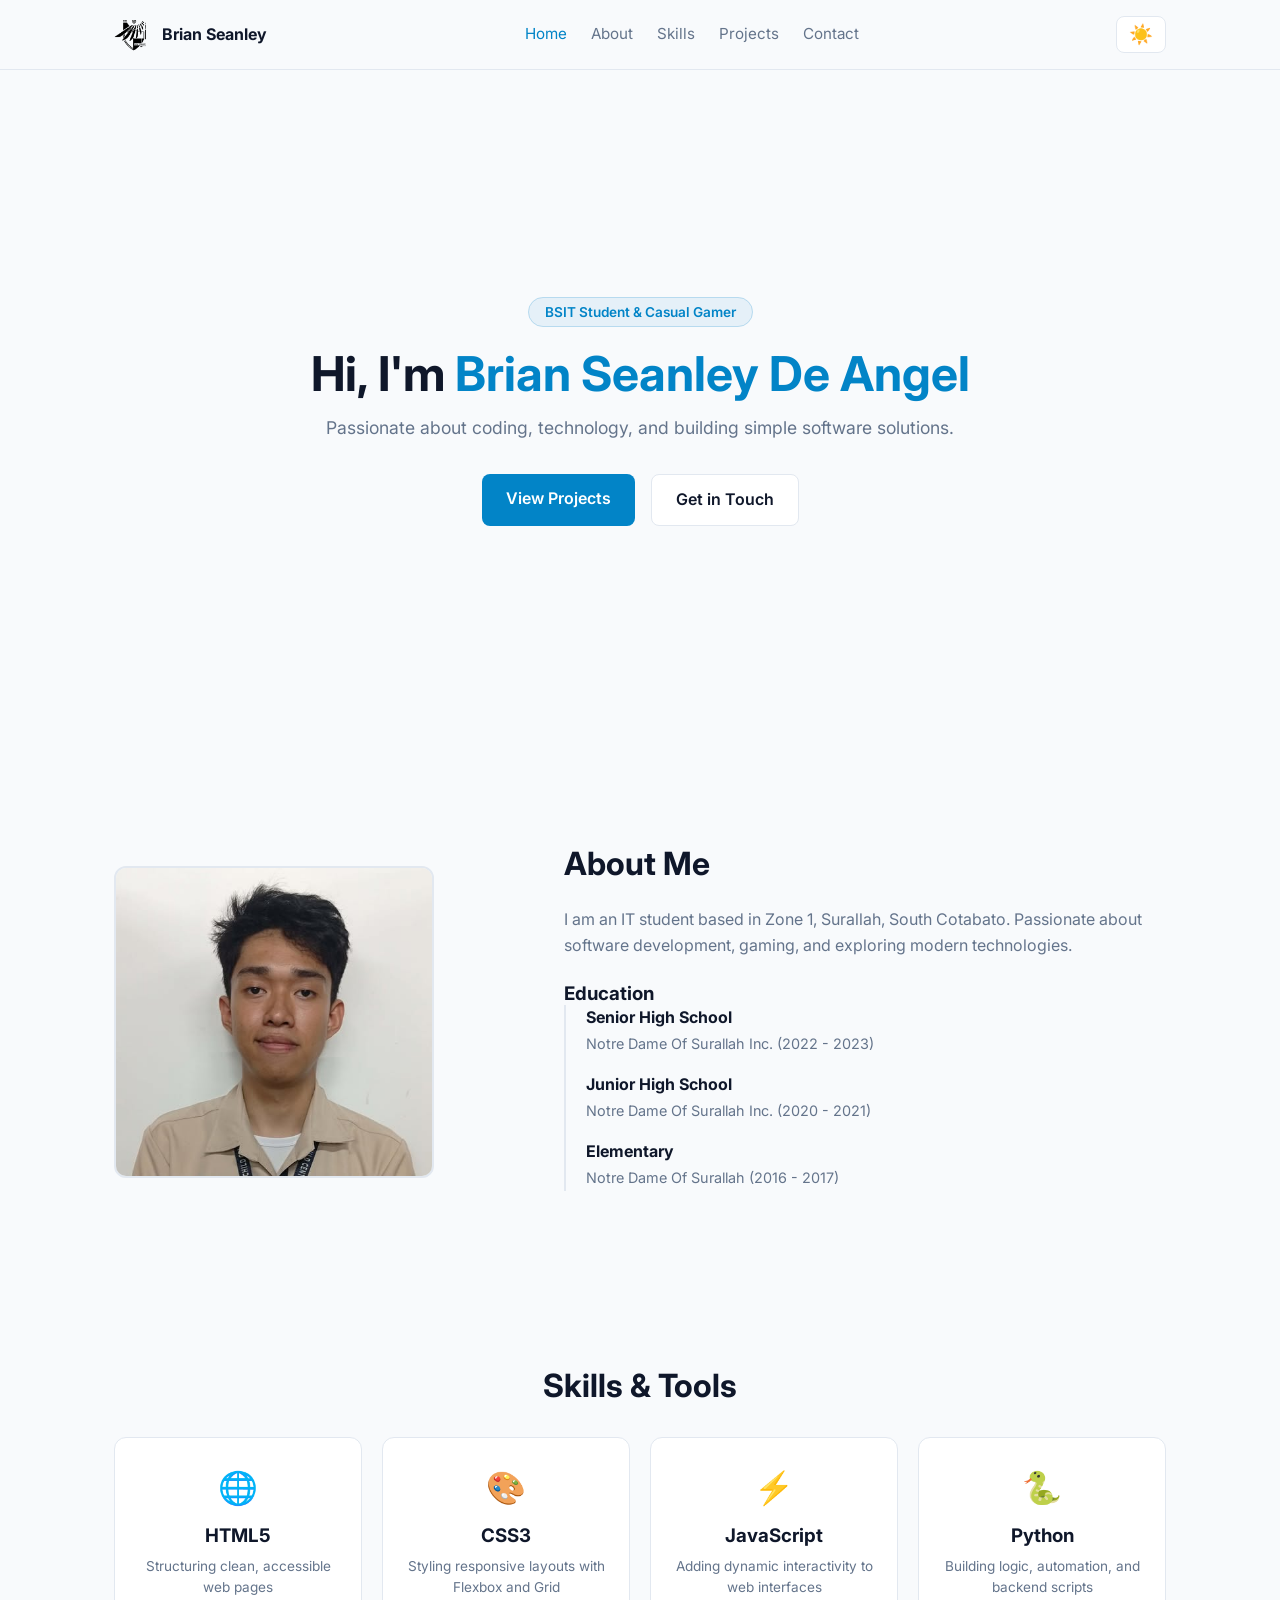
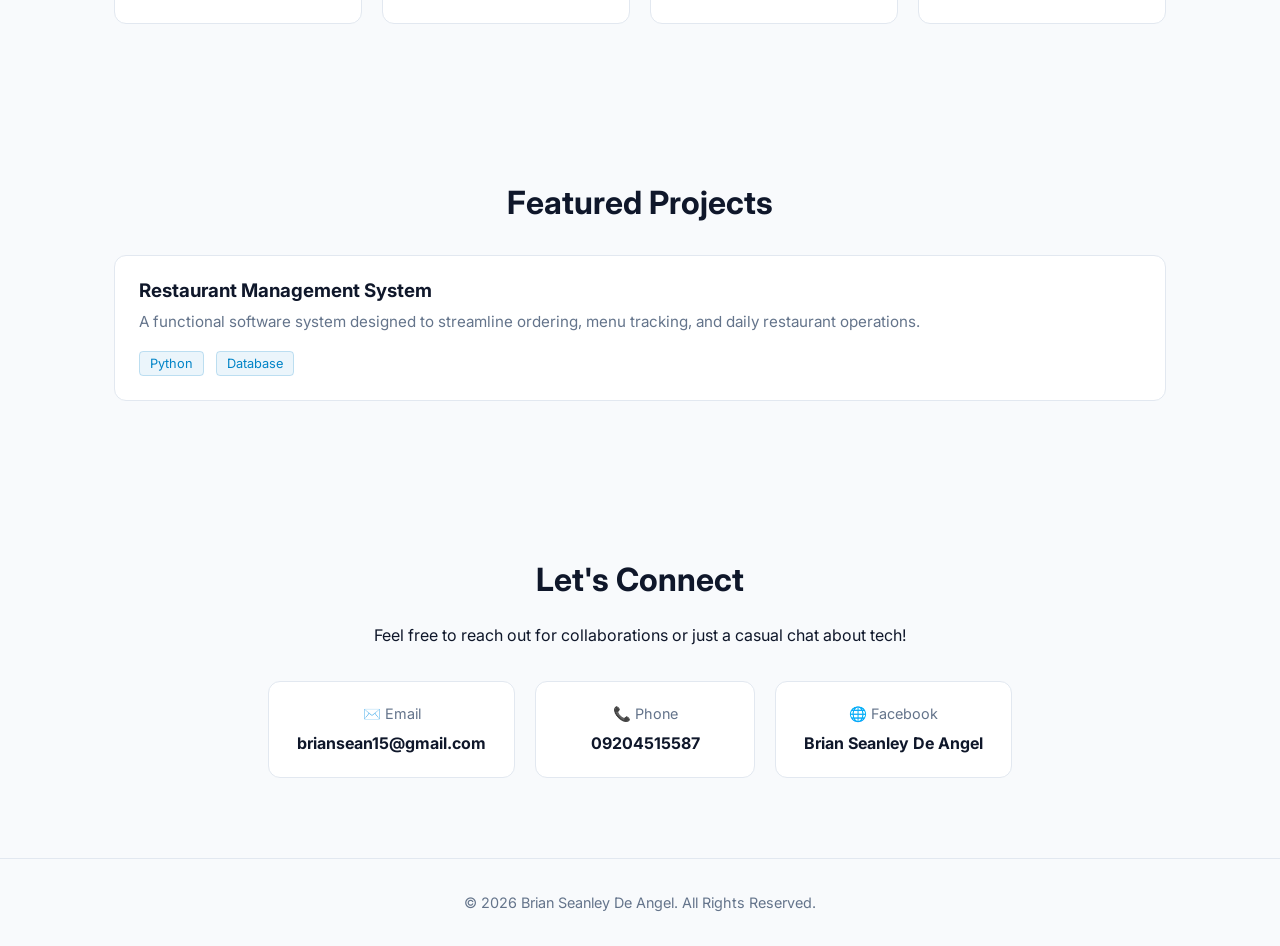
<file: index.html>
<!DOCTYPE html>
<html lang="en" data-theme="dark">
<head>
    <meta charset="UTF-8">
    <meta name="viewport" content="width=device-width, initial-scale=1.0">
    <title>Brian Seanley De Angel | Portfolio</title>
    <link rel="stylesheet" href="style.css">
    <link rel="preconnect" href="https://fonts.googleapis.com">
    <link rel="preconnect" href="https://fonts.gstatic.com" crossorigin>
    <link href="https://fonts.googleapis.com/css2?family=Inter:wght@300;400;600;700&display=swap" rel="stylesheet">
</head>
<body>

    <!-- Header / Navbar -->
    <header class="navbar">
        <div class="nav-container">
            <div class="logo">
                <img src="Gray Raven.webp" alt="Gray Raven Logo" class="avatar-sm">
                <span>Brian Seanley</span>
            </div>
            <nav class="nav-links">
                <a href="#home">Home</a>
                <a href="#about">About</a>
                <a href="#skills">Skills</a>
                <a href="#projects">Projects</a>
                <a href="#contact">Contact</a>
            </nav>
            <!-- Theme Toggle Button -->
            <button id="theme-toggle" class="theme-btn" aria-label="Toggle Theme">
                <span id="theme-icon">🌙</span>
            </button>
        </div>
    </header>

    <main>
        <!-- Home / Hero Section -->
        <section id="home" class="hero">
            <div class="hero-content">
                <span class="badge">BSIT Student & Casual Gamer</span>
                <h1>Hi, I'm <span class="highlight">Brian Seanley De Angel</span></h1>
                <p class="tagline">Passionate about coding, technology, and building simple software solutions.</p>
                <div class="hero-btns">
                    <a href="#projects" class="btn btn-primary">View Projects</a>
                    <a href="#contact" class="btn btn-secondary">Get in Touch</a>
                </div>
            </div>
        </section>

        <!-- About Section -->
        <section id="about" class="about-section">
            <div class="container grid-2">
                <div class="about-img-wrapper">
                    <img src="Simple.jpg" alt="Brian Seanley De Angel" class="profile-img">
                </div>
                <div class="about-text">
                    <h2>About Me</h2>
                    <p>I am an IT student based in Zone 1, Surallah, South Cotabato. Passionate about software development, gaming, and exploring modern technologies.</p>
                    
                    <h3>Education</h3>
                    <ul class="timeline">
                        <li>
                            <strong>Senior High School</strong>
                            <span>Notre Dame Of Surallah Inc. (2022 - 2023)</span>
                        </li>
                        <li>
                            <strong>Junior High School</strong>
                            <span>Notre Dame Of Surallah Inc. (2020 - 2021)</span>
                        </li>
                        <li>
                            <strong>Elementary</strong>
                            <span>Notre Dame Of Surallah (2016 - 2017)</span>
                        </li>
                    </ul>
                </div>
            </div>
        </section>

        <!-- Skills Section -->
        <section id="skills" class="skills-section">
            <div class="container">
                <h2>Skills & Tools</h2>
                <div class="skills-grid">
                    <div class="skill-card">
                        <div class="skill-icon">🌐</div>
                        <h3>HTML5</h3>
                        <p>Structuring clean, accessible web pages</p>
                    </div>
                    <div class="skill-card">
                        <div class="skill-icon">🎨</div>
                        <h3>CSS3</h3>
                        <p>Styling responsive layouts with Flexbox and Grid</p>
                    </div>
                    <div class="skill-card">
                        <div class="skill-icon">⚡</div>
                        <h3>JavaScript</h3>
                        <p>Adding dynamic interactivity to web interfaces</p>
                    </div>
                    <div class="skill-card">
                        <div class="skill-icon">🐍</div>
                        <h3>Python</h3>
                        <p>Building logic, automation, and backend scripts</p>
                    </div>
                </div>
            </div>
        </section>

        <!-- Projects Section -->
        <section id="projects" class="projects-section">
            <div class="container">
                <h2>Featured Projects</h2>
                <div class="projects-grid">
                    <div class="project-card">
                        <div class="project-body">
                            <h3>Restaurant Management System</h3>
                            <p>A functional software system designed to streamline ordering, menu tracking, and daily restaurant operations.</p>
                            <div class="tags">
                                <span>Python</span>
                                <span>Database</span>
                            </div>
                        </div>
                    </div>
                </div>
            </div>
        </section>

        <!-- Contact Section -->
        <section id="contact" class="contact-section">
            <div class="container text-center">
                <h2>Let's Connect</h2>
                <p>Feel free to reach out for collaborations or just a casual chat about tech!</p>
                <div class="contact-cards">
                    <a href="mailto:briansean15@gmail.com" class="contact-item">
                        <span>✉️ Email</span>
                        <strong>briansean15@gmail.com</strong>
                    </a>
                    <a href="tel:09204515587" class="contact-item">
                        <span>📞 Phone</span>
                        <strong>09204515587</strong>
                    </a>
                    <a href="https://facebook.com" target="_blank" rel="noopener" class="contact-item">
                        <span>🌐 Facebook</span>
                        <strong>Brian Seanley De Angel</strong>
                    </a>
                </div>
            </div>
        </section>
    </main>

    <footer>
        <p>&copy; 2026 Brian Seanley De Angel. All Rights Reserved.</p>
    </footer>

    <script src="script.js"></script>
</body>
</html>
</file>
<file: style.css>
/* --- Color Variables --- */
:root {
    /* Dark Theme (Default) */
    --bg-main: #0f172a;
    --bg-card: #1e293b;
    --nav-bg: rgba(15, 23, 42, 0.9);
    --primary: #38bdf8;
    --primary-hover: #0284c7;
    --text-main: #f8fafc;
    --text-muted: #94a3b8;
    --border-color: #334155;
    --badge-bg: rgba(56, 189, 248, 0.1);
    --badge-border: rgba(56, 189, 248, 0.2);
    --radius: 12px;
    --transition: all 0.3s ease;
}

[data-theme="light"] {
    /* Light Theme Overrides */
    --bg-main: #f8fafc;
    --bg-card: #ffffff;
    --nav-bg: rgba(248, 250, 252, 0.9);
    --primary: #0284c7;
    --primary-hover: #0369a1;
    --text-main: #0f172a;
    --text-muted: #64748b;
    --border-color: #e2e8f0;
    --badge-bg: rgba(2, 132, 199, 0.08);
    --badge-border: rgba(2, 132, 199, 0.2);
}

/* --- Base Styles --- */
* {
    margin: 0;
    padding: 0;
    box-sizing: border-box;
}

html {
    scroll-behavior: smooth;
}

body {
    font-family: 'Inter', sans-serif;
    background-color: var(--bg-main);
    color: var(--text-main);
    line-height: 1.6;
    transition: background-color 0.3s ease, color 0.3s ease;
}

.container {
    max-width: 1100px;
    margin: 0 auto;
    padding: 0 24px;
}

h1, h2, h3 {
    line-height: 1.2;
}

h2 {
    font-size: 2rem;
    margin-bottom: 24px;
    color: var(--text-main);
    text-align: center;
}

a {
    color: inherit;
    text-decoration: none;
}

/* --- Navigation --- */
.navbar {
    position: fixed;
    top: 0;
    width: 100%;
    background-color: var(--nav-bg);
    backdrop-filter: blur(8px);
    border-bottom: 1px solid var(--border-color);
    z-index: 1000;
    transition: background-color 0.3s ease, border-color 0.3s ease;
}

.nav-container {
    max-width: 1100px;
    margin: 0 auto;
    padding: 16px 24px;
    display: flex;
    justify-content: space-between;
    align-items: center;
}

.logo {
    display: flex;
    align-items: center;
    gap: 12px;
    font-weight: 700;
}

.avatar-sm {
    width: 36px;
    height: 36px;
    border-radius: 50%;
    object-fit: cover;
}

.nav-links {
    display: flex;
    gap: 24px;
}

.nav-links a {
    color: var(--text-muted);
    font-size: 0.95rem;
    transition: var(--transition);
}

.nav-links a:hover,
.nav-links a.active {
    color: var(--primary);
}

/* Theme Toggle Button */
.theme-btn {
    background: var(--bg-card);
    border: 1px solid var(--border-color);
    color: var(--text-main);
    font-size: 1.2rem;
    padding: 6px 12px;
    border-radius: 8px;
    cursor: pointer;
    transition: var(--transition);
}

.theme-btn:hover {
    border-color: var(--primary);
    transform: scale(1.05);
}

/* --- Hero Section --- */
.hero {
    min-height: 85vh;
    display: flex;
    align-items: center;
    justify-content: center;
    text-align: center;
    padding: 120px 24px 60px;
}

.hero-content {
    max-width: 700px;
}

.badge {
    background-color: var(--badge-bg);
    color: var(--primary);
    padding: 6px 16px;
    border-radius: 20px;
    font-size: 0.85rem;
    font-weight: 600;
    border: 1px solid var(--badge-border);
}

.hero h1 {
    font-size: 3rem;
    margin: 20px 0 12px;
}

.highlight {
    color: var(--primary);
}

.tagline {
    color: var(--text-muted);
    font-size: 1.1rem;
    margin-bottom: 32px;
}

.hero-btns {
    display: flex;
    gap: 16px;
    justify-content: center;
}

.btn {
    padding: 12px 24px;
    border-radius: 8px;
    font-weight: 600;
    transition: var(--transition);
}

.btn-primary {
    background-color: var(--primary);
    color: #ffffff;
}

.btn-primary:hover {
    background-color: var(--primary-hover);
}

.btn-secondary {
    border: 1px solid var(--border-color);
    color: var(--text-main);
    background-color: var(--bg-card);
}

.btn-secondary:hover {
    border-color: var(--primary);
}

/* --- Sections Common --- */
section {
    padding: 80px 0;
}

/* --- About Section --- */
.grid-2 {
    display: grid;
    grid-template-columns: 1fr 1.5fr;
    gap: 48px;
    align-items: center;
}

.profile-img {
    width: 100%;
    max-width: 320px;
    border-radius: var(--radius);
    border: 2px solid var(--border-color);
}

.about-text h2 {
    text-align: left;
}

.about-text p {
    color: var(--text-muted);
    margin-bottom: 24px;
}

.timeline {
    list-style: none;
    border-left: 2px solid var(--border-color);
    padding-left: 20px;
}

.timeline li {
    margin-bottom: 16px;
    position: relative;
}

.timeline li strong {
    display: block;
}

.timeline li span {
    color: var(--text-muted);
    font-size: 0.9rem;
}

/* --- Skills Section --- */
.skills-grid {
    display: grid;
    grid-template-columns: repeat(auto-fit, minmax(200px, 1fr));
    gap: 20px;
    margin-top: 32px;
}

.skill-card {
    background-color: var(--bg-card);
    padding: 24px;
    border-radius: var(--radius);
    border: 1px solid var(--border-color);
    text-align: center;
    transition: var(--transition);
}

.skill-card:hover {
    transform: translateY(-4px);
    border-color: var(--primary);
}

.skill-icon {
    font-size: 2rem;
    margin-bottom: 12px;
}

.skill-card p {
    color: var(--text-muted);
    font-size: 0.85rem;
    margin-top: 8px;
}

/* --- Projects Section --- */
.projects-grid {
    display: grid;
    grid-template-columns: repeat(auto-fit, minmax(300px, 1fr));
    gap: 24px;
    margin-top: 32px;
}

.project-card {
    background-color: var(--bg-card);
    border-radius: var(--radius);
    border: 1px solid var(--border-color);
    overflow: hidden;
    padding: 24px;
}

.project-body h3 {
    margin-bottom: 8px;
}

.project-body p {
    color: var(--text-muted);
    font-size: 0.95rem;
    margin-bottom: 16px;
}

.tags span {
    background-color: var(--badge-bg);
    color: var(--primary);
    padding: 4px 10px;
    border-radius: 4px;
    font-size: 0.8rem;
    margin-right: 8px;
    border: 1px solid var(--badge-border);
}

/* --- Contact Section --- */
.text-center {
    text-align: center;
}

.contact-cards {
    display: flex;
    justify-content: center;
    gap: 20px;
    flex-wrap: wrap;
    margin-top: 32px;
}

.contact-item {
    background-color: var(--bg-card);
    border: 1px solid var(--border-color);
    padding: 20px 28px;
    border-radius: var(--radius);
    display: flex;
    flex-direction: column;
    align-items: center;
    min-width: 220px;
    transition: var(--transition);
}

.contact-item:hover {
    border-color: var(--primary);
    transform: translateY(-2px);
}

.contact-item span {
    color: var(--text-muted);
    font-size: 0.9rem;
    margin-bottom: 6px;
}

/* --- Footer --- */
footer {
    text-align: center;
    padding: 32px;
    border-top: 1px solid var(--border-color);
    color: var(--text-muted);
    font-size: 0.9rem;
}

/* --- Responsive Layout --- */
@media (max-width: 768px) {
    .grid-2 {
        grid-template-columns: 1fr;
        text-align: center;
    }

    .about-text h2 {
        text-align: center;
    }

    .about-img-wrapper {
        display: flex;
        justify-content: center;
    }

    .hero h1 {
        font-size: 2.2rem;
    }

    .nav-links {
        display: none; /* Can be expanded into a mobile menu */
    }
}
</file>
